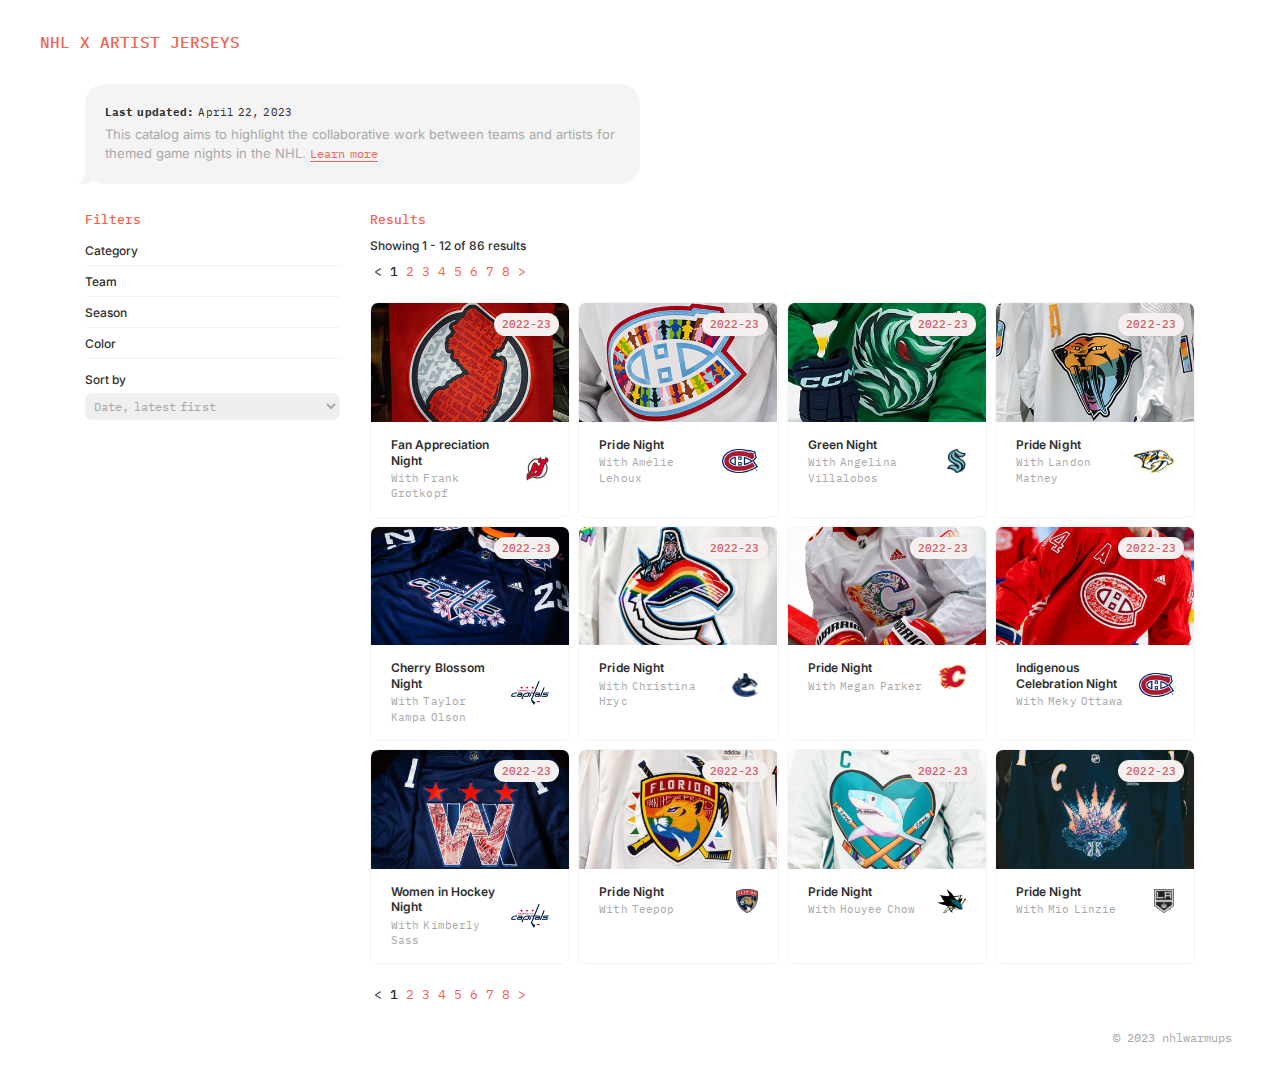
<file: index.html>
<html lang="en">
<head>
    <script async src="https://platform.twitter.com/widgets.js" charset="utf-8"></script>
    <script src="https://code.jquery.com/jquery-3.6.0.min.js"></script>
    <meta charset="UTF-8">
    <meta http-equiv="X-UA-Compatible" content="IE=edge">
    <meta name="viewport" content="width=device-width, initial-scale=1.0">
    <link rel="stylesheet" href="css/style.css">
    <link rel="stylesheet" href="https://cdn.jsdelivr.net/npm/bootstrap@4.0.0/dist/css/bootstrap.min.css" integrity="sha384-Gn5384xqQ1aoWXA+058RXPxPg6fy4IWvTNh0E263XmFcJlSAwiGgFAW/dAiS6JXm" crossorigin="anonymous">
    <script src="https://code.jquery.com/jquery-3.2.1.slim.min.js" integrity="sha384-KJ3o2DKtIkvYIK3UENzmM7KCkRr/rE9/Qpg6aAZGJwFDMVNA/GpGFF93hXpG5KkN" crossorigin="anonymous"></script>
    <script src="https://cdn.jsdelivr.net/npm/popper.js@1.12.9/dist/umd/popper.min.js" integrity="sha384-ApNbgh9B+Y1QKtv3Rn7W3mgPxhU9K/ScQsAP7hUibX39j7fakFPskvXusvfa0b4Q" crossorigin="anonymous"></script>
    <script src="https://cdn.jsdelivr.net/npm/bootstrap@4.0.0/dist/js/bootstrap.min.js" integrity="sha384-JZR6Spejh4U02d8jOt6vLEHfe/JQGiRRSQQxSfFWpi1MquVdAyjUar5+76PVCmYl" crossorigin="anonymous"></script>
    <script src="json/jerseys.json"></script>
    <link rel="stylesheet" href="https://fonts.googleapis.com/css?family=Inter:300,400,500,600,700,800,900|IBM+Plex+Mono:300,400,500,600,700">
    <link rel="icon" type="image/x-icon" href="imgs/favicon.ico">

    <title> Home </title>
</head>

<body>
    <nav class="header"> 
      <span class="header-title"> <a href="/"> NHL X Artist Jerseys </a> </span>
    </nav>

    <div id="home">  
      <div class="container">
          <div class="intro">
            <div class="update"> <strong> Last updated: </strong> April 22, 2023 </div>
            This catalog aims to highlight the collaborative work between teams and artists for themed game nights in the NHL. <a href="/about">Learn more</a>
          </div>
      </div>

      <div class="container">
        <div class="row">
            <div class="col-md-3">
                <h3 class="section-title"> Filters </h3>                
                <div class="filters-card">
                  <!-- todo: add dropdown toggle icon -->
                  <button class="result-title" data-toggle="collapse" data-target="#cat"> Category <span id="cat-count"></span> </button>
                  <form id="cat" class="collapse"> </form>

                  <button class="result-title" data-toggle="collapse" data-target="#team"> Team <span id="team-count"></span> </button>
                  <form id="team" class="collapse"> </form>

                  <button class="result-title" data-toggle="collapse" data-target="#season"> Season <span id="season-count"></span> </button>
                  <form id="season" class="collapse"> </form>

                  <button class="result-title" data-toggle="collapse" data-target="#color"> Color <span id="color-count"></span> </button>
                  <form id="color" class="collapse"> </form>

                  <div class="sort-container">
                    <div class="result-title"> Sort by </div>
                    <select id="sort-select">
                      <option value="day-new">Date, latest first</option>
                      <option value="day-old">Date, oldest first</option>
                      <option value="artist">Artist, A-Z</option>
                      <option value="event">Event, A-Z</option>
                      <option value="team">Team, A-Z</option>
                    </select>
                  </div>
                </div>
            </div>

            <div class="col-md-9">
              <h3 class="section-title"> Results </h3>
                <div class="result-info-container">
                  <div id="result-info"> 
                    <div class="result-title"> Showing <span id="result-num"> </span> results </div>
                    <ul class="pagination" id="page-container-top"> </ul>
                  </div>
                </div>

                <div id="filters"> </div>  
              <div id="jersey" class="grid"> </div>
              <ul class="pagination" id="page-container-bottom"> </ul>
            </div>   
        </div>
      </div>
    </div>

    <footer> © 2023 nhlwarmups </footer>
    <script>
      var container = document.getElementById("page-container-top");
      var pages = container.getElementsByClassName("page-item");
      for (var i = 0; i < pages.length; i++) {
        pages[i].addEventListener("click", function() {
        var current = document.getElementsByClassName("active");
        current[0].className = current[0].className.replace(" active", "");
        this.className += " active";
        });
      }
    </script>
      <script>
        var container = document.getElementById("page-container-bottom");
        var pages = container.getElementsByClassName("page-item");
        for (var i = 0; i < pages.length; i++) {
          pages[i].addEventListener("click", function() {
          var current = document.getElementsByClassName("active");
          current[0].className = current[0].className.replace(" active", "");
          this.className += " active";
          });
        }
      </script>    
    <script type="module" src="js/main.js"> </script>
</body>
</html>
</file>
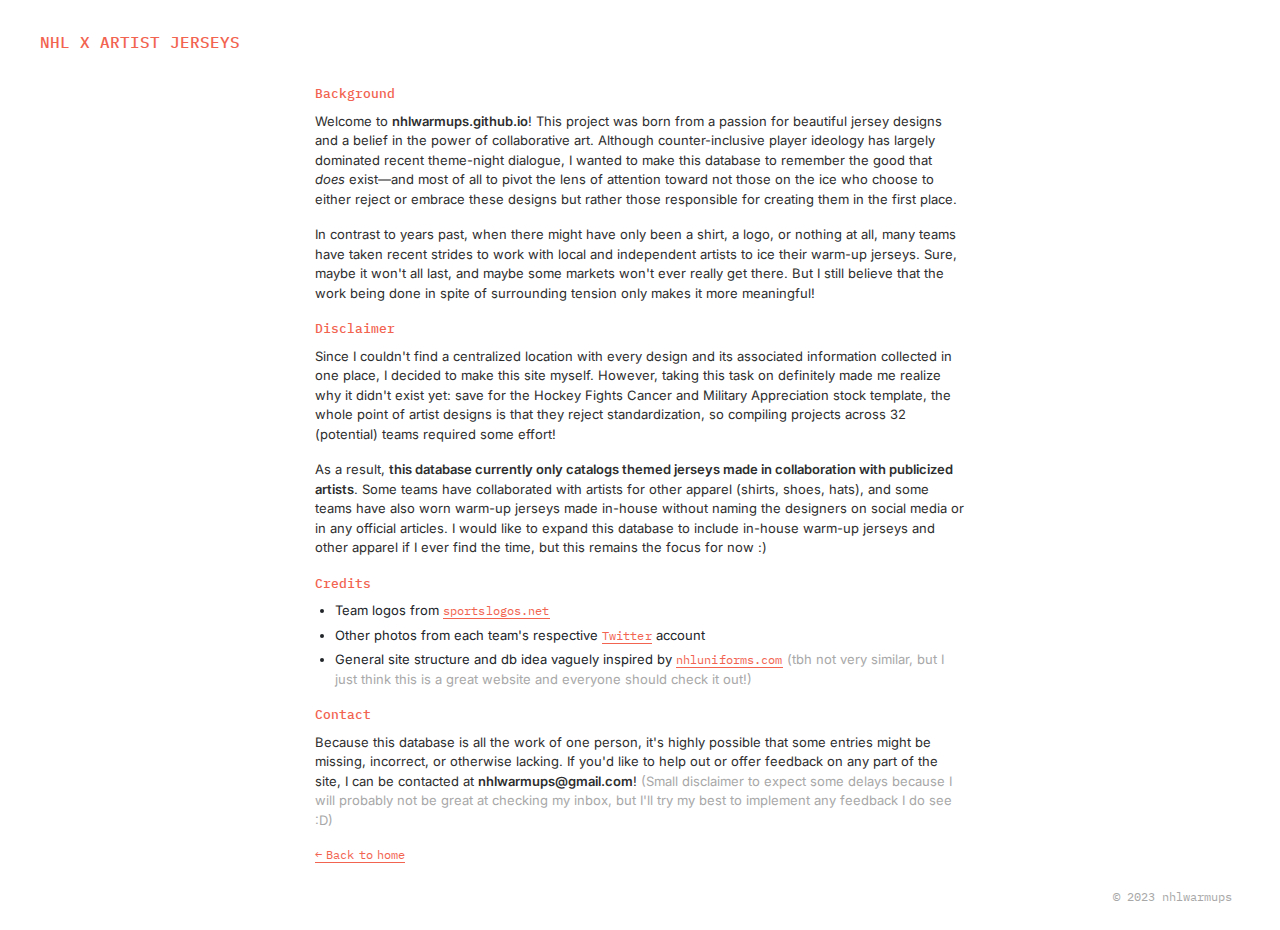
<file: about.html>
<html lang="en">
<head>
    <script src="https://code.jquery.com/jquery-3.6.0.min.js"></script>
    <meta charset="UTF-8">
    <meta http-equiv="X-UA-Compatible" content="IE=edge">
    <meta name="viewport" content="width=device-width, initial-scale=1.0">
    <link rel="stylesheet" href="css/style.css">
    <link rel="stylesheet" href="https://cdn.jsdelivr.net/npm/bootstrap@4.0.0/dist/css/bootstrap.min.css" integrity="sha384-Gn5384xqQ1aoWXA+058RXPxPg6fy4IWvTNh0E263XmFcJlSAwiGgFAW/dAiS6JXm" crossorigin="anonymous">
    <script src="https://code.jquery.com/jquery-3.2.1.slim.min.js" integrity="sha384-KJ3o2DKtIkvYIK3UENzmM7KCkRr/rE9/Qpg6aAZGJwFDMVNA/GpGFF93hXpG5KkN" crossorigin="anonymous"></script>
    <script src="https://cdn.jsdelivr.net/npm/popper.js@1.12.9/dist/umd/popper.min.js" integrity="sha384-ApNbgh9B+Y1QKtv3Rn7W3mgPxhU9K/ScQsAP7hUibX39j7fakFPskvXusvfa0b4Q" crossorigin="anonymous"></script>
    <script src="https://cdn.jsdelivr.net/npm/bootstrap@4.0.0/dist/js/bootstrap.min.js" integrity="sha384-JZR6Spejh4U02d8jOt6vLEHfe/JQGiRRSQQxSfFWpi1MquVdAyjUar5+76PVCmYl" crossorigin="anonymous"></script>
    <script src="json/jerseys.json"></script>
    <link rel="stylesheet" href="https://fonts.googleapis.com/css?family=Inter:300,400,500,600,700,800,900|IBM+Plex+Mono:300,400,500,600,700">
    <link rel="icon" type="image/x-icon" href="imgs/favicon.ico">

    <title> About </title>
</head>

<body>
    <nav class="header"> 
      <span class="header-title"> <a href="/"> NHL X Artist Jerseys </a> </span>
    </nav>

    <div class="container">
        <div class="about">
          <h3 class="section-title"> Background </h3>
            <p> Welcome to <strong>nhlwarmups.github.io</strong>! This project was born from a passion for beautiful jersey designs 
            and a belief in the power of collaborative art. Although counter-inclusive player ideology has largely dominated recent 
            theme-night dialogue, I wanted to make this database to remember the good that <em>does</em> exist—and most of all to pivot the lens of attention toward not those on the ice who choose to either reject or embrace 
            these designs but rather those responsible for creating them in the first place.</p>
            
            <p> In contrast to years past, when there might have only been a shirt, a logo, or nothing at all, many teams have taken recent strides to 
              work with local and independent artists to ice their warm-up jerseys. Sure, maybe it won't all last, and maybe some markets won't ever really get there. 
              But I still believe that the work being done in spite of surrounding tension only makes it more meaningful!
            
            <h3 class="section-title"> Disclaimer </h3>
            <p> Since I couldn't find a centralized location with every design and its associated information collected in one place,
              I decided to make this site myself. However, taking this task on definitely made me realize why it didn't exist yet: save for the Hockey Fights Cancer and Military Appreciation stock
              template, the whole point of artist designs is that they reject standardization, so compiling projects across 32 (potential) teams required some effort! </p>

            <p> As a result,  <strong>this database currently only catalogs themed jerseys made in collaboration with publicized artists</strong>. Some teams have collaborated
            with artists for other apparel (shirts, shoes, hats), and some teams have also worn warm-up jerseys made in-house without naming the designers on social media or in 
            any official articles. I would like to expand this database to include in-house warm-up jerseys and other apparel if I ever find the time, but this remains the focus for now :) </p>

          <h3 class="section-title"> Credits </h3>
          <ul> 
            <li> Team logos from <a href="https://www.sportslogos.net/">sportslogos.net</a> </li>
            <li> Other photos from each team's respective <a href="https://twitter.com/">Twitter</a> account</li>
            <li> General site structure and db idea vaguely inspired by <a href="http://www.nhluniforms.com/">nhluniforms.com</a> 
              <span style="color: var(--grey)";> (tbh not very similar, but I just think this is a great website and everyone should check it out!) </span> </li>
          </ul>

          <h3 class="section-title"> Contact </h3>
          <p> Because this database is all the work of one person, it's highly possible that some entries might be missing, incorrect,
            or otherwise lacking. If you'd like to help out or offer feedback on any part of the site,
            I can be contacted at <strong>nhlwarmups@gmail.com</strong>!
            
          <span style="color: var(--grey);"> (Small disclaimer to expect some delays because I will probably not be great at
          checking my inbox, but I'll try my best to implement any feedback I do see :D) </span> </p>
    
          <a href="/">← Back to home</a>
    </div>


    </div>

    <footer> © 2023 nhlwarmups </footer>
</body>
</html>
</file>
<file: css/style.css>
:root {
    --light-grey: #f4f4f4;
    --grey: #a8a8a8;
    --dark-grey: #2e2e2e;
    --url: #f26350;
    --primary: #f26350 !important;

    --catalog-w: 1000px;
    --catalog-margin: 5px;
}

#home {
    display: none;
}

button:hover, input:hover {
    cursor: pointer !important;
}

button:focus {
    outline: 1px solid transparent !important;
}

body {
    margin: 0;
    padding: 0;
    min-height: 100vh;
    display: flex;
    flex-direction: column;
}

blockquote {
    color: var(--grey);
    font-size: 13px;
    border-left: 3px solid var(--light-grey);
    padding-left: 15px;
    margin: 10px 15px 0 !important;
}

ul {
    margin-bottom: 0;
    padding-inline-start: 20px;
}

li {
    padding-bottom: 5px;
}

li:last-child {
    padding-bottom: 0;
}

a {
    font-family: 'IBM Plex Mono', sans-serif;
    font-size: 13px;
    font-weight: 400;
}

.header, footer, .container {
    font-family: 'Inter', sans-serif;
}

footer {
    margin-top: auto;
}

.intro {
    min-width: 50%;
    max-width: 35em;
    color: var(--grey);
    padding: 20px;
    background-color: var(--light-grey);
    margin-bottom: 2em;
    border-radius: 20px;
    position: relative;
}

.intro:before {
    content: "";
    position: absolute;
    z-index: 2;
    bottom: -2px;
    left: -7px;
    height: 20px;
    border-left: 20px solid var(--light-grey);
    border-bottom-right-radius: 16px 14px;
    -webkit-transform: translate(0, -2px);
}

.intro:after {
    content: "";
    position: absolute;
    z-index: 3;
    bottom: -2px;
    left: 4px;
    width: 26px;
    height: 20px;
    background: white;
    border-bottom-right-radius: 10px;
    -webkit-transform: translate(-30px, -2px);
}

.container {
    max-width: 90%;
    font-size: 13px;
}

.card {
    border-radius: 8px !important;
    border: 1px solid var(--light-grey) !important; 
    background: white;
}

h2 {
    color: var(--dark-grey);
    font-size: 18px;
    font-weight: 500;
    margin: 0;
    line-height: 1.5em;
}

h3 {
    color: var(--dark-grey);
    font-size: 16px;
    font-weight: 500;
    margin: 0;
    line-height: 1.5em;
}

p {
    margin-bottom: 8px;
}

.info {
    background-color: #fff;
    padding: 15px 20px;
}

.detail-content {
    border-top: 1px solid var(--light-grey);
}

.container-child {
    size: 12px;
}

.thumbnail {
    text-align: center;
    padding: 0;
    overflow: hidden;
    /* margin-bottom: 20px; */
}

.accordion {
    padding: 0;
}

.info-line {
    display: flex;
    justify-content: center;
    align-items: center;
}

.logo {
    max-height: 20px;
    max-width: 20px;
    padding: 4px;
    box-sizing: content-box;
}

.filter-logo {
    max-height: 18px;
    max-width: 18px;
    margin-top: -2px;
    box-sizing: content-box;
}

.label {
    margin-left: 2px;
}

.team {
    color: var(--dark-grey);
    text-transform: uppercase;
    font-size: 11px;
    font-weight: 500;
    font-family: 'IBM Plex Mono', sans-serif, sans-serif;
    letter-spacing: 0.1px;
    word-spacing: -3px;
}

.title {
    display: flex;
    flex-wrap: wrap;
    align-items: center;
    justify-content: center;
    gap: 3px;
}

.event {
    margin: 0;
}

.thumbnail .event {
    font-size: 16px;
    color: var(--dark-grey);
}

#filters button, .season {
    font-family: 'IBM Plex Mono', sans-serif, sans-serif;
    font-size: 11px;
    background-color: var(--light-grey);
    width: fit-content;
    padding: 3px 8px;
    color: var(--grey);
    border-radius: 99px;
    white-space: nowrap;
    font-weight: 500;
    margin-bottom: 0;
}

.date {
    font-size: 12px;
    color: var(--grey);
    display: inline;
    width: fit-content;
    line-height: 1.6em;
    padding: 0;
    margin-bottom: 8px;
    font-family: 'IBM Plex Mono', sans-serif, sans-serif;
    letter-spacing: 0.1px;
    word-spacing: -3px;
}

#thumbnail-caption {
    padding: 10px 20px;
    font-size: 12px;
}

.artist-shoutout, .artist-links {
    margin-top: 10px;
}

.card-header {
    padding: 0;
    background: none;
    font-family: 'IBM Plex Mono', sans-serif, sans serif;
}

.path {
    font-size: 13px;
    margin-bottom: 10px;
    font-weight: 500;
}

.path a {
    color: var(--grey);
}

.image-gallery {
    margin-top: 20px;
    width: fit-content;
}

.modal {
    text-align: center;
    /*margin: 0 auto;*/
  }

@media screen and (min-width: 768px) { 
    .modal:before {
        display: inline-block;
        vertical-align: middle;
        content: " ";
        height: 100%;
    }

}

@media screen and (max-width: 767px) { 
    .modal:before {
        display: inline-block;
        vertical-align: middle;
        content: " ";
        height: 20%;
    }

    .modal-dialog, .modal-content {
        max-width: 500px !important;

    }
}


.modal-dialog {
    display: inline-block;
    text-align: left;
    vertical-align: middle;
    border-radius: 4px;
    overflow: hidden;
    max-width: 700px !important;
}

.modal-backdrop {
    opacity: 0.7 !important;
}

.modal-body {
    padding: 0 !important;
}

.modal-content {
    border: 0 !important;
    border-radius: 8px !important;
}

.close {
    position: absolute;
    z-index: 100;
    right: 0;
    margin: 20px 25px;
    font-size: 25px;
}

.close span {
    font-family: 'Inter', sans-serif;
    font-weight: 400;
    color: #fff;
    opacity: 1;
}

#image-container {
    display: grid;
    gap: 1px;
    align-items: flex-start;
    grid-template-columns: repeat(auto-fill, minmax(calc(20% - 1px), 1fr));
}

#image-container img {
    aspect-ratio: 1/1;
    max-width: calc(100%);
    object-fit: cover;
    box-sizing: content-box;
    transition: filter 0.2s;
}

#image-container img:hover {
    cursor: pointer;
    filter: brightness(50%);
}

.grid {
    display: grid;
    grid-template-columns: repeat(auto-fill, minmax(12rem, 1fr));
    gap: 0.5rem;
}

.preview {
    border-radius: 8px;
    overflow: hidden;
    border: 1px solid var(--light-grey);
    font-size: 13px;
    box-sizing: border-box;
    background: white;
    position: relative;
}

.preview:hover {
    cursor: pointer;
    transition: all 0.2s ease-in;
    -moz-transform: translate(0, -2px);
    -ms-transform: translate(0, -2px);
    -o-transform: translate(0, -2px);
    -webkit-transform: translate(0, -2px);
    transform: translate(0, -2px);
    box-shadow: 0px 2px 15px rgba(0,0,0,0.08);
}

.preview img {
    max-width: 100%;
}

.preview .season {
    box-shadow: 0px 1px 4px rgba(0,0,0,0.05);
}

.preview .season-container {
    position: absolute;
    margin: 10px;
    top: 0;
    right: 0;
    display: flex;
    gap: 4px;
    max-width: 100%;
    flex-wrap: wrap;
    justify-content: flex-end;
}

.preview .info {
    display: flex; 
    justify-content: space-between; 
    align-items: center;
    gap: 10px;
}

.preview .event {
    margin-bottom: 2.5px;
    line-height: 1.3;
    font-family: 'Inter', sans-serif;
    font-size: 12px;
}

.preview .event strong {
    font-weight: 600;
}

.preview .info img {
    max-width: 24px;
    max-height: 24px;
    background-color: #fff;
    max-width: none;
}

.artist {
    font-weight: 400;
    font-family: 'IBM Plex Mono', sans-serif, sans-serif;
    color: var(--grey);
    font-size: 11px;
    line-height: 1.4;
    letter-spacing: 0.1px;
    word-spacing: -3px;
}

.logo-container {
    width: fit-content; 
}

.form-control {
    margin-bottom: 20px;
}

div[event="Pride"]
{
  color: green;
}

.option-label {
    font-weight: 500;
}

.card-body {
    /* max-height: 250px;
    overflow: scroll; */
}

.pagination {
    font-family: 'IBM Plex Mono', sans-serif, sans-serif;
    margin: 0;
    line-height: 1;
    font-size: 13px;
    padding: 4px 0 0;
}

.pagination li {
    display: block;
    padding: 4px;
    border-radius: 99px;
    color: #007bff;
    background-color: #fff;
    color: var(--url);
    cursor: pointer;
    -webkit-touch-callout: none;
    -webkit-user-select: none;
    -khtml-user-select: none;
    -moz-user-select: none;
    -ms-user-select: none;
}

#page-container-bottom {
    margin-top: 16px;
}

.pagination .active {
    cursor: default;
}

.pagination .active span {
    padding-bottom: 1px;
    font-weight: 500;    
    color: var(--dark-grey);
}

.page-item:hover {
    color: var(--dark-grey);
}

.form-check {
    display: flex !important;
    align-items: center !important;
    padding: 3px 2px 3px 0;
}

.form-check-input {
    margin-top: 0 !important;
    width: 15px;
    height: 15px;
}

form {
    margin: 5px;
}

.grid-team {
    display: grid;
    grid-template-columns: repeat(auto-fill, minmax(50%, 1fr));
}
 
@media screen and (max-width: 767px) {
    .grid-cat {
        display: grid;
        grid-template-columns: repeat(auto-fill, minmax(50%, 1fr));
    }

    .grid-team {
        grid-template-columns: repeat(auto-fill, minmax(33.33%, 1fr));
    }
}
  
@media screen and (min-width: 768px) and (max-width: 991px) {
    .grid-team {
        grid-template-columns: repeat(auto-fill, minmax(100%, 1fr));
    }

    #sort-select {
        font-size: 11px !important;
    }
}

form label {
    font-size: 12px;
    font-family: 'IBM Plex Mono', sans-serif, sans-serif;
    font-weight: 400;
}

label {
    margin-bottom: 0 !important;   
}

form label:hover {
    cursor: pointer;
    text-decoration: underline;
}

input[type="checkbox"]:checked + label {
    font-weight: 500;
}

input[type=checkbox] {
    accent-color: var(--url);
}
  
.header a, .container a {
    color: var(--url);
    text-decoration: none;
    border-bottom: 1px solid var(--url);
}

.container a {
    font-size: 12px;
    letter-spacing: 0.1px;
    word-spacing: -3px;
}

.header a:hover, .container a:hover {
    color: var(--dark-grey);
    text-decoration: none;
    border-bottom: 1px solid var(--dark-grey);
    transition: 0.5s;
}

.header {
    padding: 30px 40px;
    width: 100%;
    margin: 0 auto;
    display: flex;
    justify-content: space-between;
}

@media screen and (max-width: 586px) {
    .header {
       max-width: 90%;
       padding: 30px 15px;
    }
}

footer {
    padding: 2em 4em;
    color: var(--grey);
    font-size: 12px;
    font-weight: 400;
    font-family: 'IBM Plex Mono', sans-serif;
    text-align: right;
}

.header-title a {
    color: var(--url);
    text-transform: uppercase;
    font-family: 'IBM Plex Mono', sans-serif;
    border: none;
    font-size: 16px;
    font-weight: 500;
}

.header-title a:hover {
    color: var(--url);
    text-decoration: none;
    border: none;
}

.result-title {
    color: var(--dark-grey);
    font-weight: 500;
    border-radius: 99px;
    font-size: 12px;
    margin-bottom: 2px;
    width: fit-content;
}

.section-title {
    color: var(--url);
    padding: 2px 0;
    border-radius: 99px;
    font-size: 13px;
    width: fit-content;
    font-family: 'IBM Plex Mono', sans-serif;
}

.result-info-container {
    display: flex;
    align-items: center;
    gap: 8px;
}

#prev-button-disabled, #next-button-disabled {
    color: var(--dark-grey);
    cursor: default;
}

#cat-count, #team-count, #season-count, #color-count {
    font-size: 11px;
    color: var(--grey);
}

.filters-card {
    margin-bottom: 20px;
}

.filters-card > button {
    padding: 5px 0;
    width: 100%;
    border: none;
    background-color: #fff;
    border-radius: 0;
    text-align: left;
    padding-right: 5px;
    border-bottom: 1px solid var(--light-grey);
    transition: border-bottom 0.3s;
}

.filters-card > button:hover {
    border-bottom: 1px solid var(--grey);
}

.filters-card > button[aria-expanded="true"] {
    border-bottom: 1px solid var(--grey);
    transition: border-bottom 0.3s;
}

.filters-card > button[aria-expanded="false"] {
    border-bottom: 1px solid var(--light-grey);
    transition: border-bottom 0.3s;
}

.filters-card > button[aria-expanded="false"]:hover {
    border-bottom: 1px solid var(--grey);
}

.filters-card > button:focus {
    outline: 1px solid transparent;
}

#filters {
    margin: 10px 0;
    max-width: 100%;
    display: flex;
    flex-wrap: wrap;
    gap: 5px;
}

#filters button {
    max-width: 100%;
    display: flex;
    gap: 5px;
    border: none;
    transition: background-color 0.3s;
}

#filters > #clear-filters-all {
    transition: background-color 0.3s;
}

#filters button .filter-string {
    overflow: hidden;
    text-overflow: ellipsis;
}

#filters > #clear-filters-all {
    background-color: var(--dark-grey);
    color: var(--light-grey);
}

#filters button:hover, #filters > #clear-filters-all:hover {
    background-color: var(--url);
    color: #fff;
}

#sort-select {
    width: 100%;
    padding: 4px;
    font-weight: 400;
    border-radius: 6px;
    border-color: var(--light-grey);
    font-size: 12px;
    color: var(--grey);
    font-family: 'IBM Plex Mono', sans-serif;
    letter-spacing: 0.1px;
    word-spacing: -3px;
    margin-top: 2px;
}

#sort-select:focus {
    outline: 1px solid transparent;
}

.update {
    margin-bottom: 4px; 
    color: var(--dark-grey); 
    font-family: 'IBM Plex Mono', sans-serif;
    font-size: 11px;
    letter-spacing: 0.1px;
    word-spacing: -3px;
}

@media screen and (min-width: 768px) {
    .col-md-9 {
        max-width: calc(75% - 30px) !important;
    }
}
  
.col-md-9 {
    box-sizing: content-box;
}

.about {
    margin: 0 auto;
    min-width: 50%;
    max-width: 50em;
    font-weight: 400;
}

.about p {
    color: var(--dark-grey);
}

.about strong {
    font-weight: 600;
}
  
.team-color[data-team="TeamA"] {
    color: #FF0000;
}
.team-color[data-team="TeamB"] {
    color: #00FF00;
}
.team-color[data-team="TeamC"] {
    color: #0000FF;
}

.notes ul {
    margin: 20px;
}

.embed {
    padding-bottom: 56.25%;
    position: relative;
}

iframe {
    position: absolute;
    width: 100%;
    height: 100%;
    top: 0;
    left: 0;
}

.video-section {
    padding: 10px 0;
    margin: 0 auto;
    display: flex;
    justify-content: center;
    align-items: center;
    flex-direction: column;
}

a.card-link {
    word-spacing: 0;
    color: var(--dark-grey);
    border-bottom: none;
}

a.card-link:hover {
    border-bottom: none;
}

/* mobile woes */
.thumbnail-container {
    max-width: 100%;
}

.thumbnail-container img {
    max-width: 100%;
    object-fit: cover;
}

.color-label {
    padding: 4px 6px;
    border-radius: 99px;
    line-height: 1.2;
    font-size: 11px;
}

.sort-container {
    margin-top: 10px;
}
</file>
